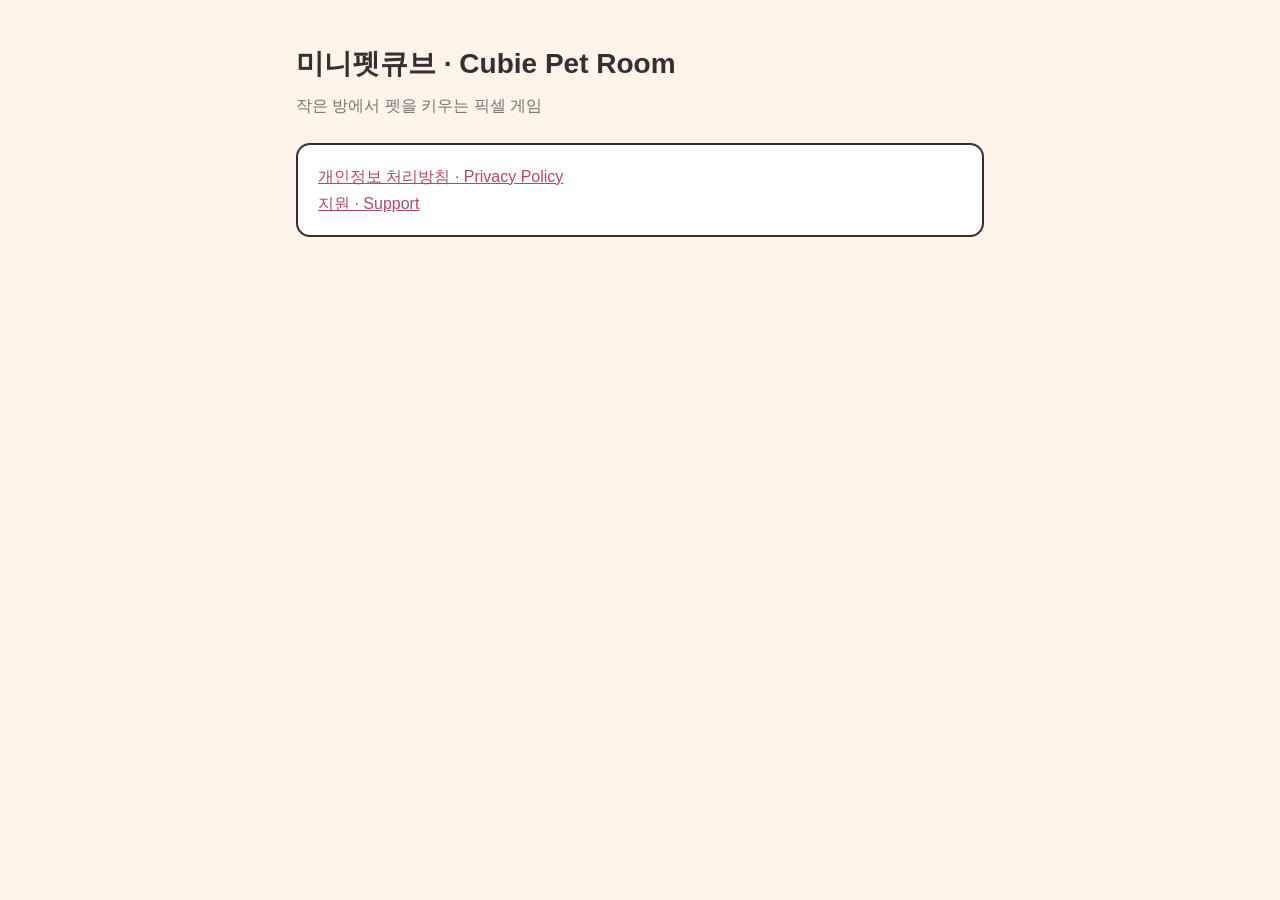
<file: index.html>
<!doctype html><html lang="ko"><head><meta charset="utf-8"><meta name="viewport" content="width=device-width,initial-scale=1">
<title>미니펫큐브</title><link rel="stylesheet" href="/style.css"></head><body><main>
<h1>미니펫큐브 · Cubie Pet Room</h1><p class="sub">작은 방에서 펫을 키우는 픽셀 게임</p>
<div class="card"><a href="/miniroom/privacy.html">개인정보 처리방침 · Privacy Policy</a><br><a href="/miniroom/support.html">지원 · Support</a></div>
</main></body></html>
</file>
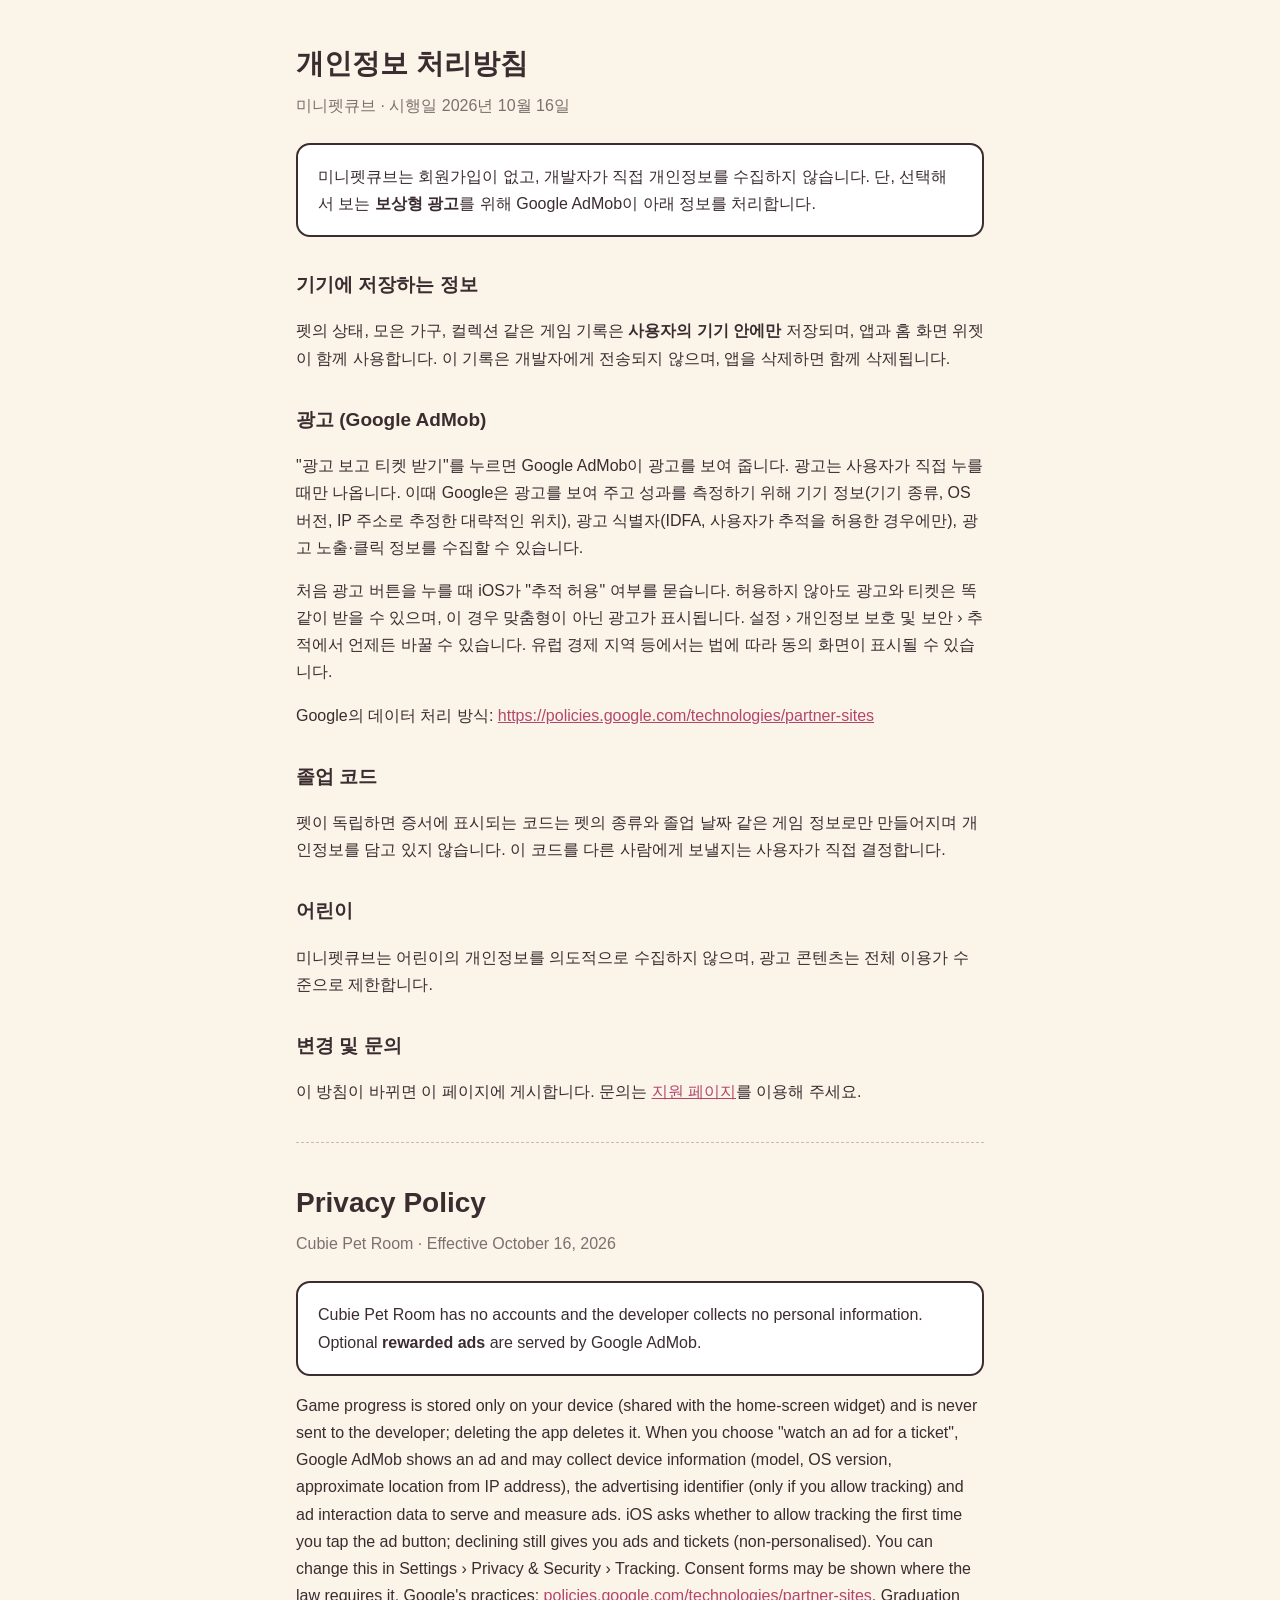
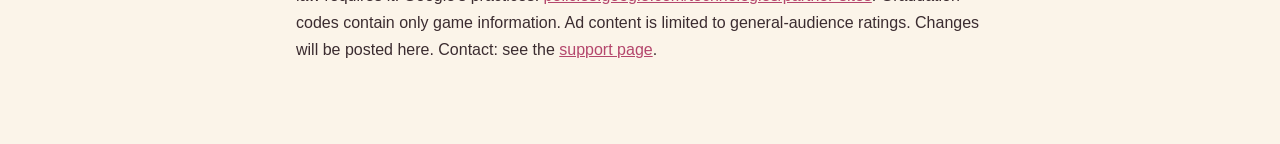
<file: miniroom/privacy.html>
<!doctype html><html lang="ko"><head><meta charset="utf-8"><meta name="viewport" content="width=device-width,initial-scale=1">
<title>미니펫큐브 개인정보 처리방침</title><link rel="stylesheet" href="/style.css"></head><body><main>
<h1>개인정보 처리방침</h1><p class="sub">미니펫큐브 · 시행일 2026년 10월 16일</p>
<div class="card">미니펫큐브는 회원가입이 없고, 개발자가 직접 개인정보를 수집하지 않습니다. 단, 선택해서 보는 <b>보상형 광고</b>를 위해 Google AdMob이 아래 정보를 처리합니다.</div>
<h2>기기에 저장하는 정보</h2>
<p>펫의 상태, 모은 가구, 컬렉션 같은 게임 기록은 <b>사용자의 기기 안에만</b> 저장되며, 앱과 홈 화면 위젯이 함께 사용합니다. 이 기록은 개발자에게 전송되지 않으며, 앱을 삭제하면 함께 삭제됩니다.</p>
<h2>광고 (Google AdMob)</h2>
<p>"광고 보고 티켓 받기"를 누르면 Google AdMob이 광고를 보여 줍니다. 광고는 사용자가 직접 누를 때만 나옵니다. 이때 Google은 광고를 보여 주고 성과를 측정하기 위해 기기 정보(기기 종류, OS 버전, IP 주소로 추정한 대략적인 위치), 광고 식별자(IDFA, 사용자가 추적을 허용한 경우에만), 광고 노출·클릭 정보를 수집할 수 있습니다.</p>
<p>처음 광고 버튼을 누를 때 iOS가 "추적 허용" 여부를 묻습니다. 허용하지 않아도 광고와 티켓은 똑같이 받을 수 있으며, 이 경우 맞춤형이 아닌 광고가 표시됩니다. 설정 › 개인정보 보호 및 보안 › 추적에서 언제든 바꿀 수 있습니다. 유럽 경제 지역 등에서는 법에 따라 동의 화면이 표시될 수 있습니다.</p>
<p>Google의 데이터 처리 방식: <a href="https://policies.google.com/technologies/partner-sites">https://policies.google.com/technologies/partner-sites</a></p>
<h2>졸업 코드</h2>
<p>펫이 독립하면 증서에 표시되는 코드는 펫의 종류와 졸업 날짜 같은 게임 정보로만 만들어지며 개인정보를 담고 있지 않습니다. 이 코드를 다른 사람에게 보낼지는 사용자가 직접 결정합니다.</p>
<h2>어린이</h2>
<p>미니펫큐브는 어린이의 개인정보를 의도적으로 수집하지 않으며, 광고 콘텐츠는 전체 이용가 수준으로 제한합니다.</p>
<h2>변경 및 문의</h2>
<p>이 방침이 바뀌면 이 페이지에 게시합니다. 문의는 <a href="/miniroom/support.html">지원 페이지</a>를 이용해 주세요.</p>
<hr>
<h1>Privacy Policy</h1><p class="sub">Cubie Pet Room · Effective October 16, 2026</p>
<div class="card">Cubie Pet Room has no accounts and the developer collects no personal information. Optional <b>rewarded ads</b> are served by Google AdMob.</div>
<p>Game progress is stored only on your device (shared with the home-screen widget) and is never sent to the developer; deleting the app deletes it. When you choose "watch an ad for a ticket", Google AdMob shows an ad and may collect device information (model, OS version, approximate location from IP address), the advertising identifier (only if you allow tracking) and ad interaction data to serve and measure ads. iOS asks whether to allow tracking the first time you tap the ad button; declining still gives you ads and tickets (non-personalised). You can change this in Settings › Privacy & Security › Tracking. Consent forms may be shown where the law requires it. Google's practices: <a href="https://policies.google.com/technologies/partner-sites">policies.google.com/technologies/partner-sites</a>. Graduation codes contain only game information. Ad content is limited to general-audience ratings. Changes will be posted here. Contact: see the <a href="/miniroom/support.html">support page</a>.</p>
</main></body></html>
</file>
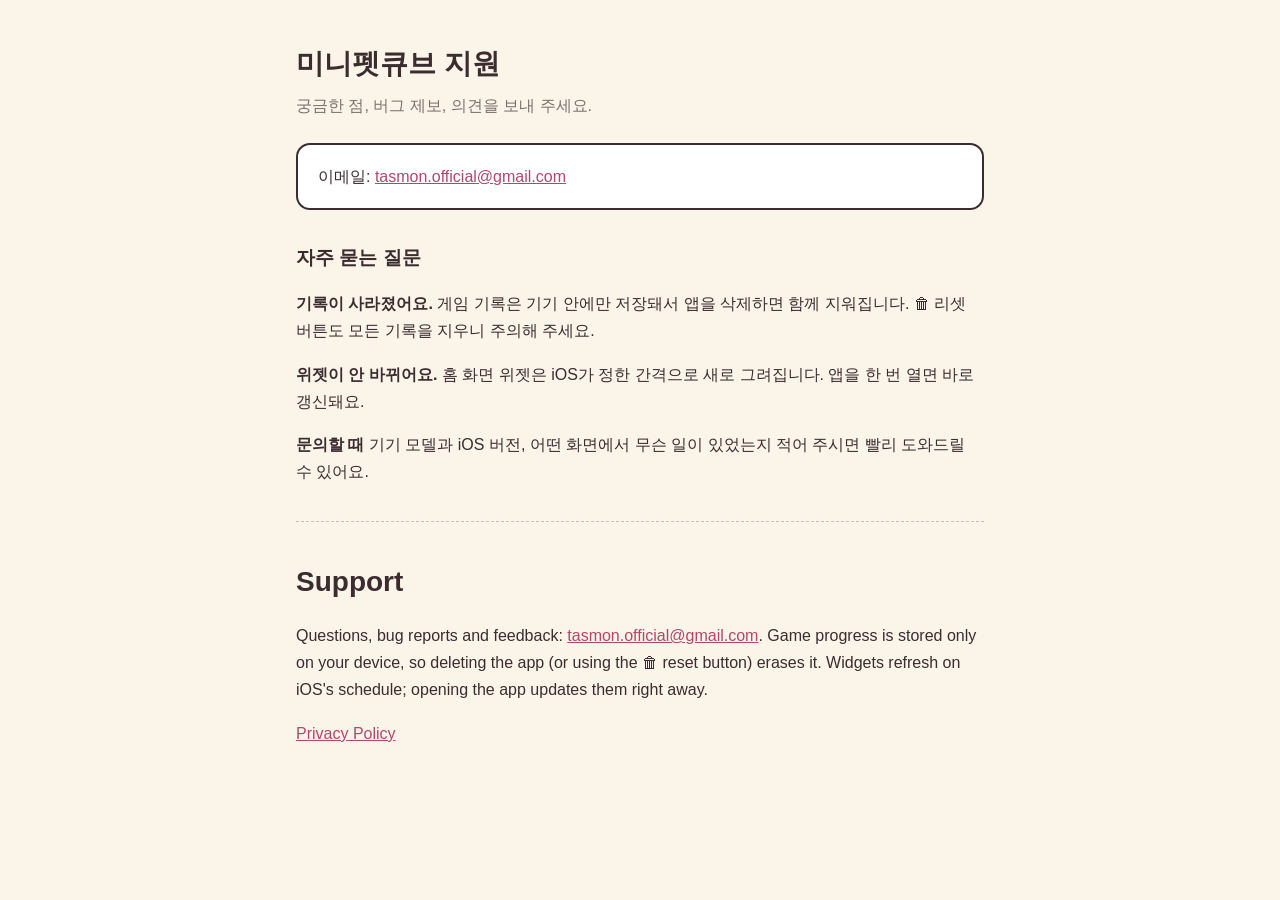
<file: miniroom/support.html>
<!doctype html><html lang="ko"><head><meta charset="utf-8"><meta name="viewport" content="width=device-width,initial-scale=1">
<title>미니펫큐브 지원</title><link rel="stylesheet" href="/style.css"></head><body><main>
<h1>미니펫큐브 지원</h1><p class="sub">궁금한 점, 버그 제보, 의견을 보내 주세요.</p>
<div class="card">이메일: <a href="mailto:tasmon.official@gmail.com">tasmon.official@gmail.com</a></div>
<h2>자주 묻는 질문</h2>
<p><b>기록이 사라졌어요.</b> 게임 기록은 기기 안에만 저장돼서 앱을 삭제하면 함께 지워집니다. 🗑 리셋 버튼도 모든 기록을 지우니 주의해 주세요.</p>
<p><b>위젯이 안 바뀌어요.</b> 홈 화면 위젯은 iOS가 정한 간격으로 새로 그려집니다. 앱을 한 번 열면 바로 갱신돼요.</p>
<p><b>문의할 때</b> 기기 모델과 iOS 버전, 어떤 화면에서 무슨 일이 있었는지 적어 주시면 빨리 도와드릴 수 있어요.</p>
<hr>
<h1>Support</h1>
<p>Questions, bug reports and feedback: <a href="mailto:tasmon.official@gmail.com">tasmon.official@gmail.com</a>. Game progress is stored only on your device, so deleting the app (or using the 🗑 reset button) erases it. Widgets refresh on iOS's schedule; opening the app updates them right away.</p>
<p><a href="/miniroom/privacy.html">Privacy Policy</a></p>
</main></body></html>
</file>
<file: style.css>
:root { --ink:#3b2c30; --cream:#fbf4e9; --pink:#f29bb8; }
* { box-sizing: border-box; }
body { margin:0; background:var(--cream); color:var(--ink); font:16px/1.7 -apple-system, "Apple SD Gothic Neo", "Noto Sans KR", sans-serif; }
main { max-width:720px; margin:0 auto; padding:40px 16px 64px; }
h1 { font-size:28px; margin:0 0 4px; } h2 { font-size:19px; margin:32px 0 8px; }
.sub { opacity:.65; margin:0 0 24px; }
.card { background:#fff; border:2px solid var(--ink); border-radius:14px; padding:18px 20px; margin:16px 0; }
a { color:#b4466c; }
hr { border:0; border-top:1px dashed #c9b8bd; margin:36px 0; }
</file>
